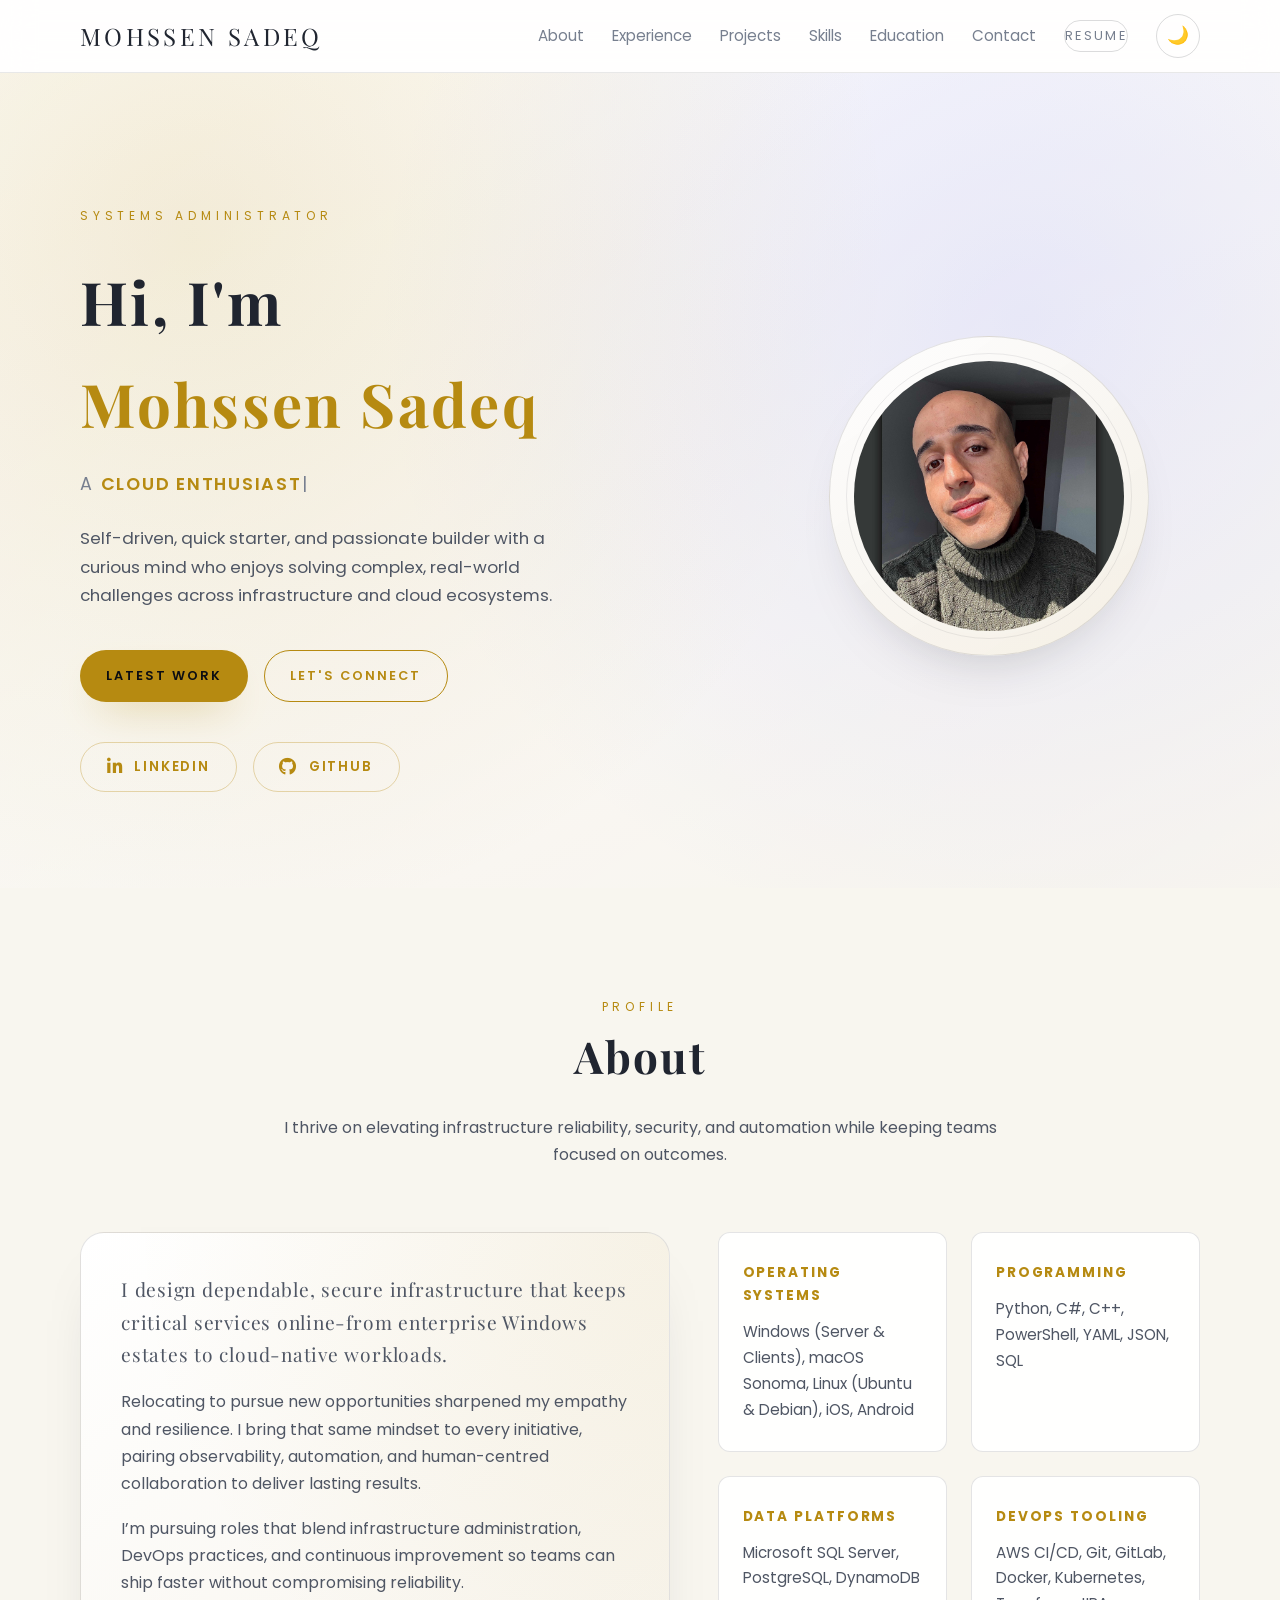
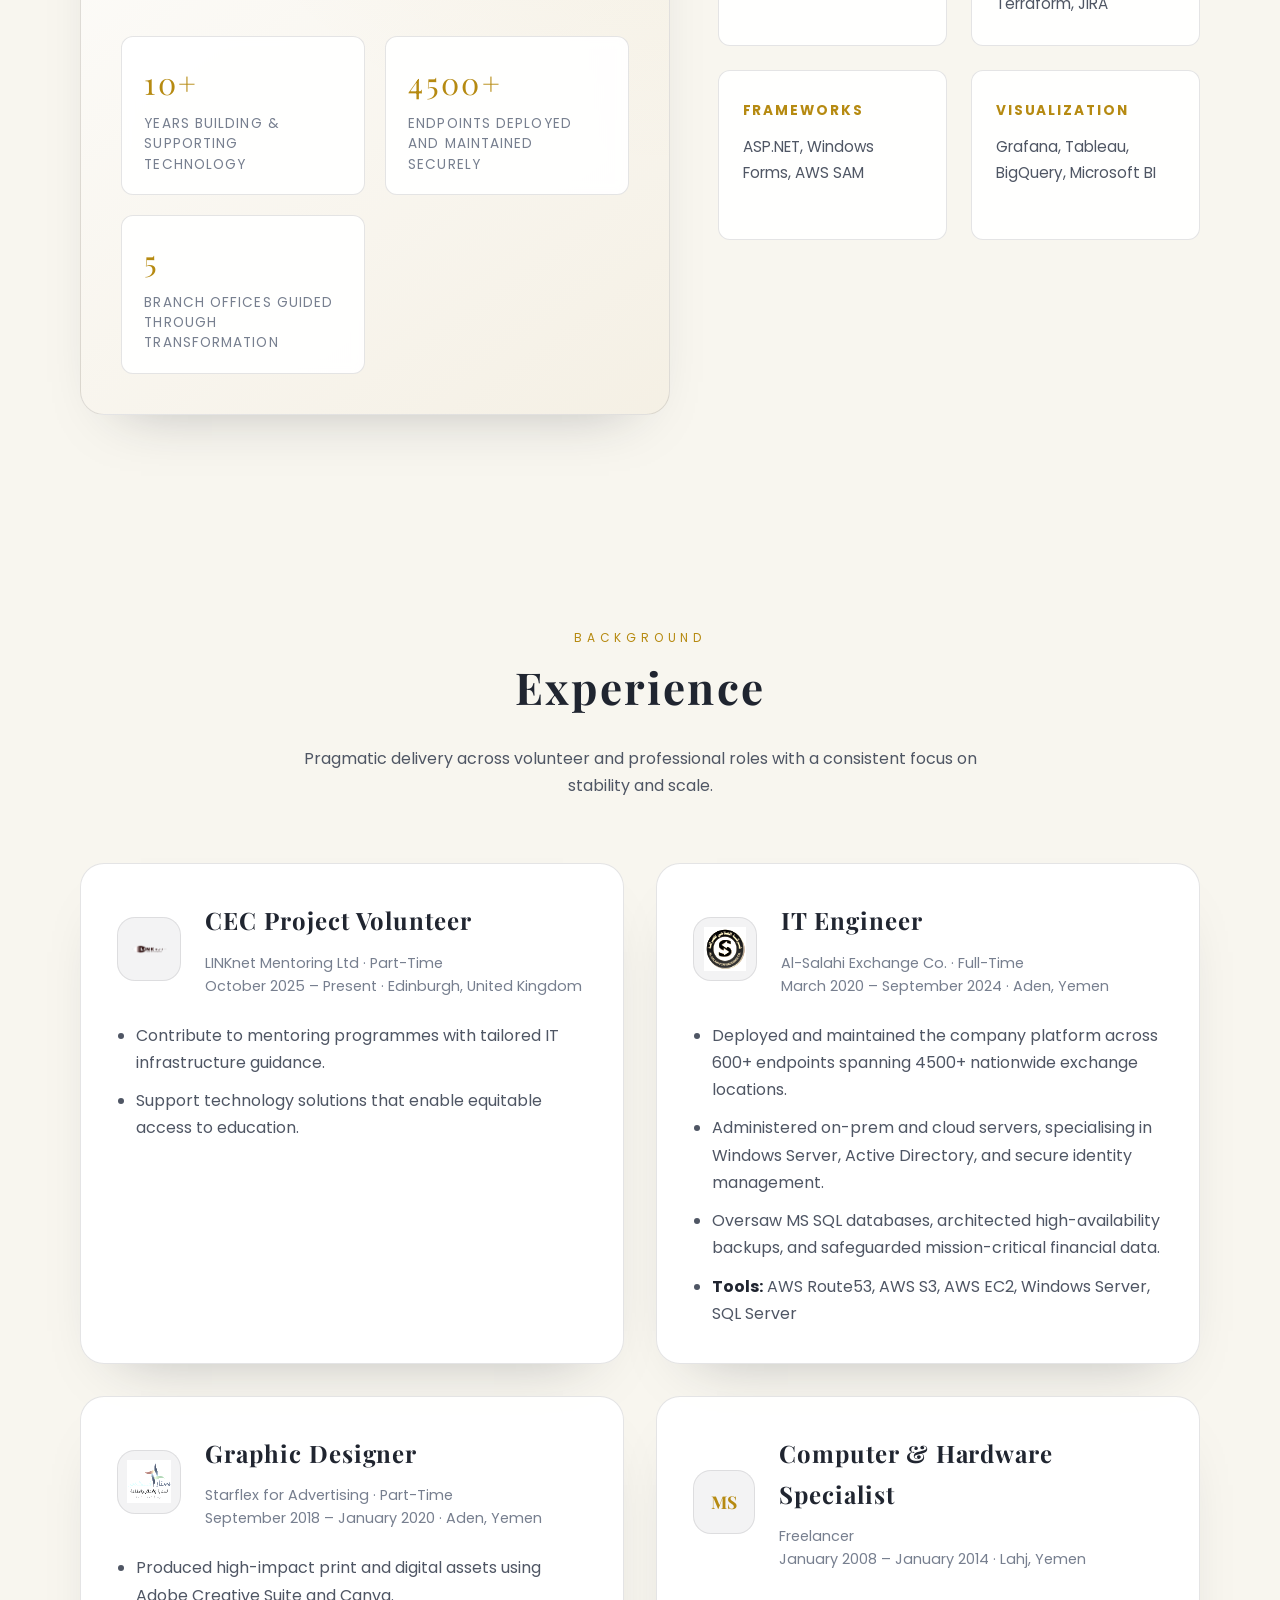
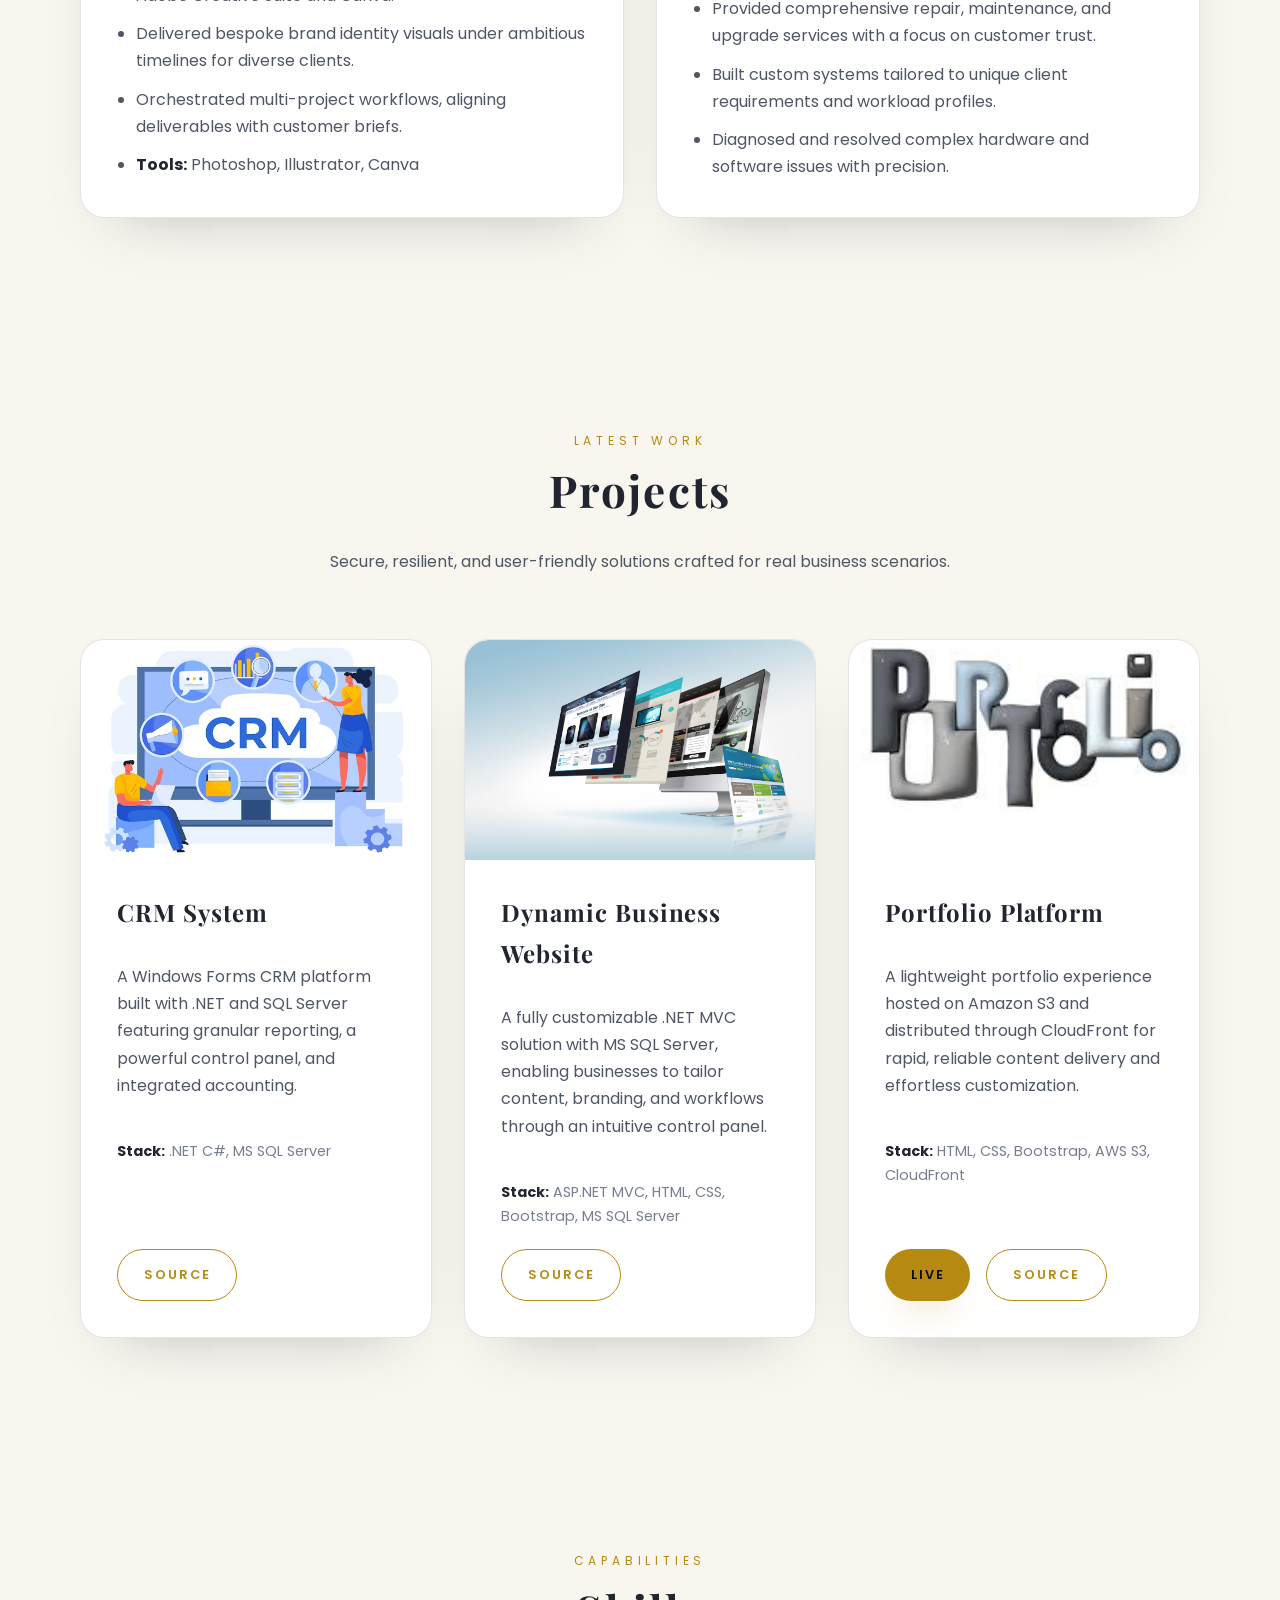
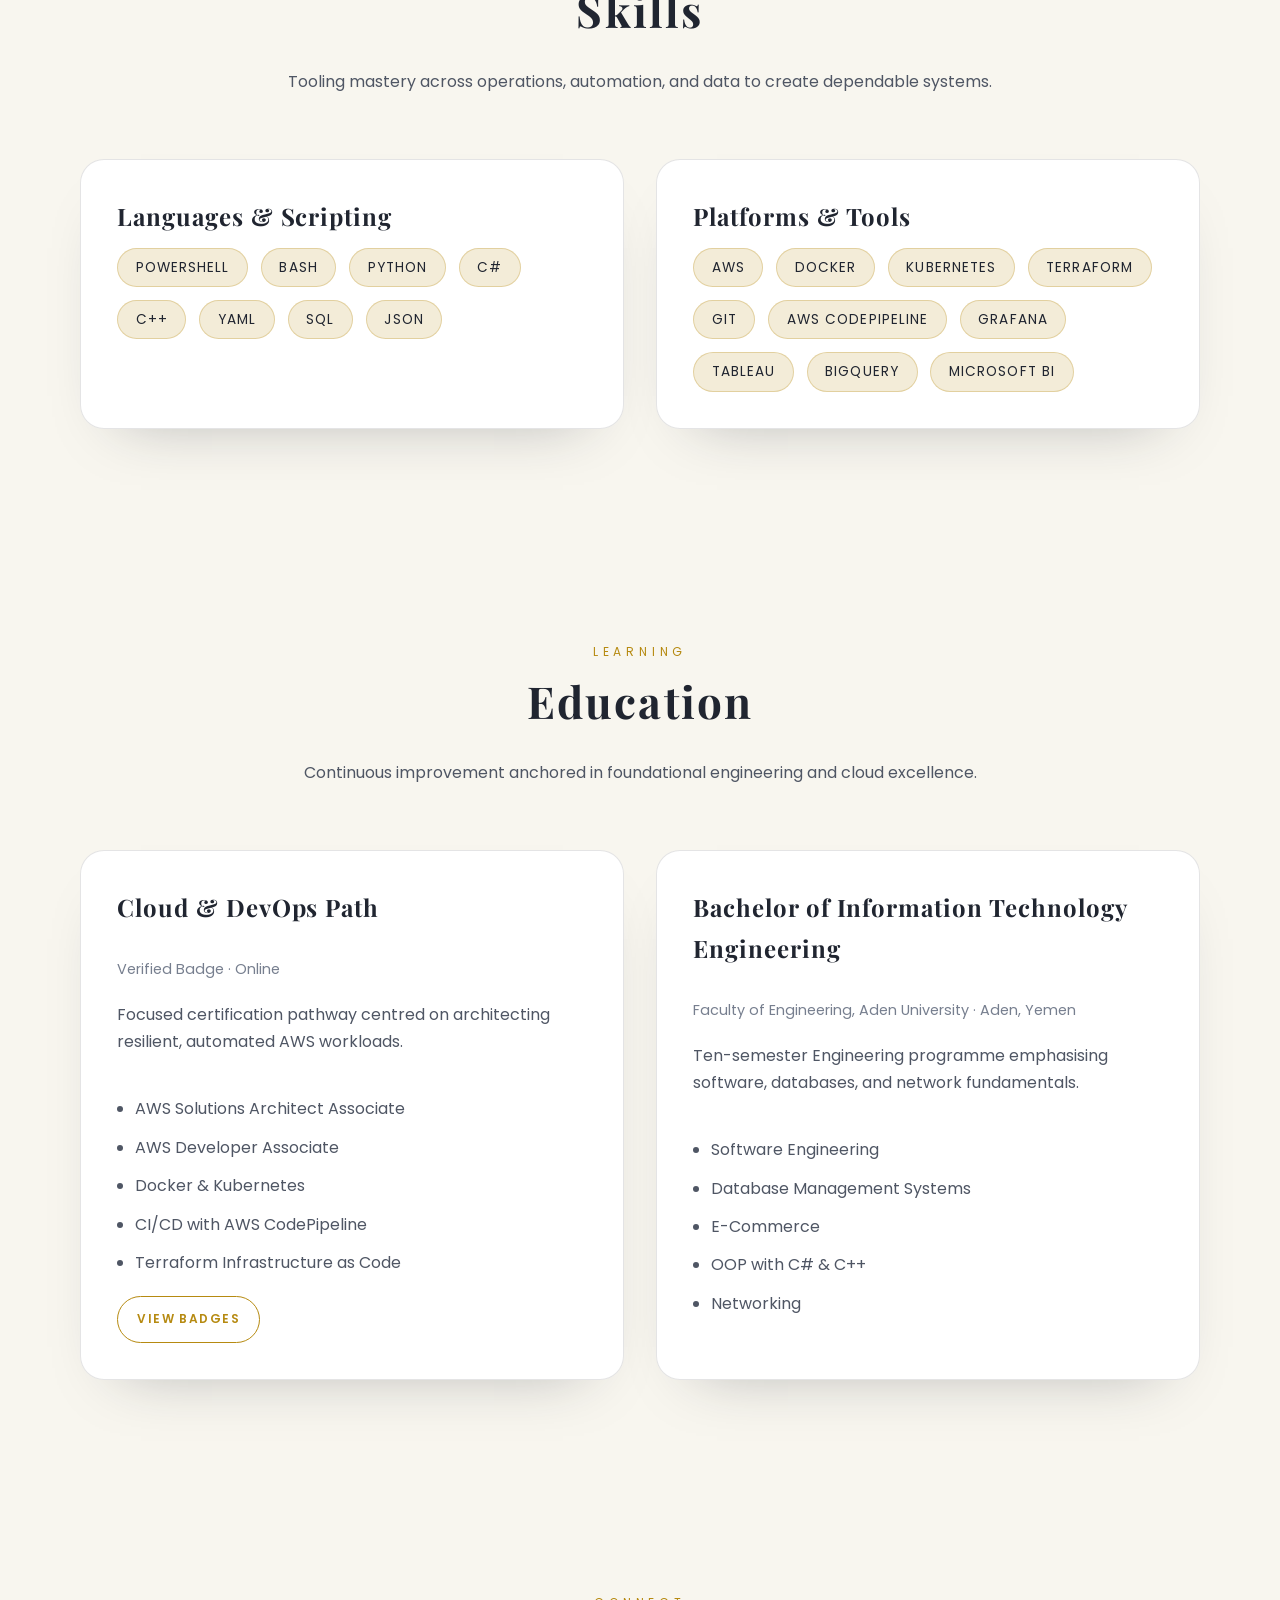
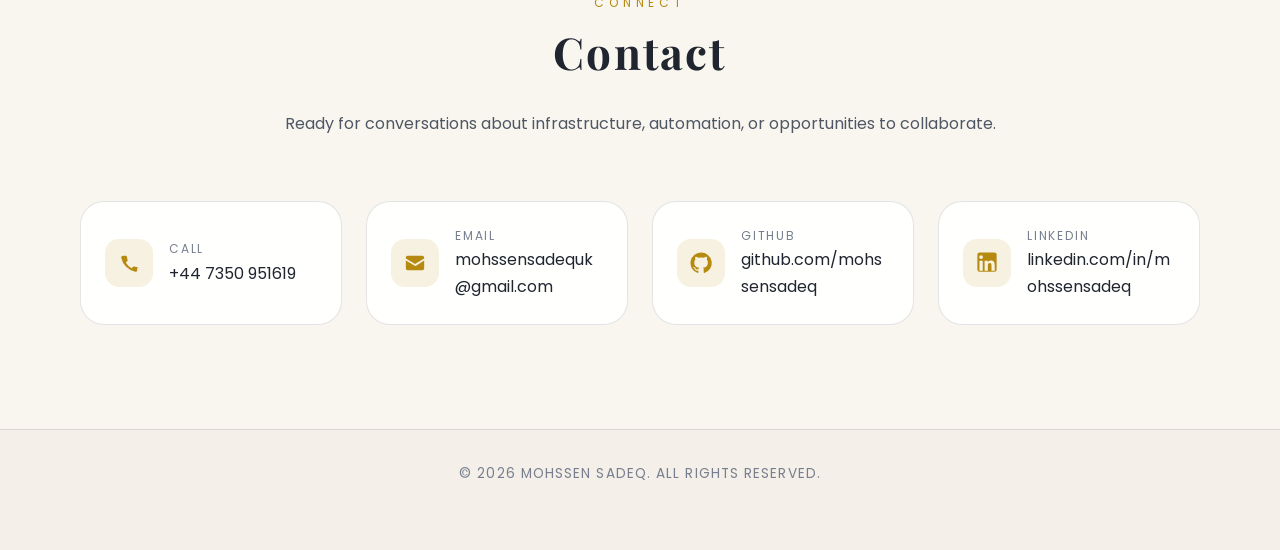
<file: index.html>
<!DOCTYPE html>
<html lang="en">
<head>
  <!-- Google tag (gtag.js) -->
  <script async src="https://www.googletagmanager.com/gtag/js?id=G-KB3WX4JSKZ"></script>
  <script>
    window.dataLayer = window.dataLayer || [];
    function gtag(){dataLayer.push(arguments);}
    gtag('js', new Date());
    gtag('config', 'G-KB3WX4JSKZ');
  </script>

  <meta charset="utf-8" />
  <meta name="viewport" content="width=device-width, initial-scale=1" />
  <meta http-equiv="X-UA-Compatible" content="IE=edge" />
  <meta name="author" content="Mohssen Sadeq" />
  <meta name="description" content="Systems Administrator with a passion for backend development and artificial intelligence." />
  <meta name="robots" content="noindex, nofollow" />

  <title>Mohssen Sadeq | Systems Administrator</title>
  <link rel="icon" type="image/x-icon" href="assets/img/favicon.ico" />

  <!-- Open Graph -->
  <meta property="og:locale" content="en_US" />
  <meta property="og:type" content="website" />
  <meta property="og:title" content="Mohssen Sadeq | Systems Administrator" />
  <meta property="og:description" content="Systems Administrator" />
  <meta property="og:url" content="https://mohssensadeq.github.io/myPortfolio//" />
  <meta property="og:site_name" content="Mohssen Sadeq | Systems Administrator" />
  <meta property="article:publisher" content="https://mohssensadeq.github.io/myPortfolio//" />
  <meta property="og:image" content="https://mohssensadeq.github.io/myPortfolio//examples/preview.png" />

  <!-- Twitter -->
  <meta name="twitter:card" content="summary" />
  <meta name="twitter:site" content="@Like_A_Bird" />
  <meta name="twitter:title" content="Coder | Technofreak | Explorer | Minimalist | Humane" />
  <meta name="twitter:description" content="Systems Administrator" />
  <meta name="twitter:url" content="https://twitter.com/Like_A_Bird" />

  <!-- Icons -->
  <link rel="apple-touch-icon" sizes="57x57" href="./assets/img/favicon/apple-icon-57x57.png" />
  <link rel="apple-touch-icon" sizes="60x60" href="./assets/img/favicon/apple-icon-60x60.png" />
  <link rel="apple-touch-icon" sizes="72x72" href="./assets/img/favicon/apple-icon-72x72.png" />
  <link rel="apple-touch-icon" sizes="76x76" href="./assets/img/favicon/apple-icon-76x76.png" />
  <link rel="apple-touch-icon" sizes="114x114" href="./assets/img/favicon/apple-icon-114x114.png" />
  <link rel="apple-touch-icon" sizes="120x120" href="./assets/img/favicon/apple-icon-120x120.png" />
  <link rel="apple-touch-icon" sizes="144x144" href="./assets/img/favicon/apple-icon-144x144.png" />
  <link rel="apple-touch-icon" sizes="152x152" href="./assets/img/favicon/apple-icon-152x152.png" />
  <link rel="apple-touch-icon" sizes="180x180" href="./assets/img/favicon/apple-icon-180x180.png" />
  <link rel="icon" type="image/png" sizes="192x192" href="./assets/img/favicon/android-icon-192x192.png" />
  <link rel="icon" type="image/png" sizes="32x32" href="./assets/img/favicon/favicon-32x32.png" />
  <link rel="icon" type="image/png" sizes="96x96" href="./assets/img/favicon/favicon-96x96.png" />
  <link rel="icon" type="image/png" sizes="16x16" href="./assets/img/favicon/favicon-16x16.png" />
  <link rel="manifest" href="./assets/img/favicon/manifest.json" />
  <meta name="msapplication-TileColor" content="#ffffff" />
  <meta name="msapplication-TileImage" content="./assets/img/favicon/ms-icon-144x144.png" />
  <meta name="theme-color" content="#0b0d12" />

  <link rel="preconnect" href="https://fonts.googleapis.com" />
  <link rel="preconnect" href="https://fonts.gstatic.com" crossorigin />
  <link href="https://fonts.googleapis.com/css2?family=Playfair+Display:wght@500;600;700&family=Poppins:wght@300;400;500;600;700&display=swap" rel="stylesheet" />
  <link rel="stylesheet" href="https://cdnjs.cloudflare.com/ajax/libs/font-awesome/6.5.2/css/all.min.css" integrity="sha512-Mf1hF5mEG1ykzeqQ5rc+FmuKCUGb7hFZ2lv4nPBOmG9wDC7m0QA0xmpFNOiyj9Y40zYzAtdZB2Czj3z8QxX4w==" crossorigin="anonymous" referrerpolicy="no-referrer" />
  <link rel="stylesheet" href="./assets/css/style.css" />
</head>

<body>
  <nav class="site-nav" id="siteNav">
    <div class="container nav-container">
      <a class="brand" href="#intro" aria-label="Navigate to the beginning of the page">Mohssen Sadeq</a>
      <button class="nav-toggle" aria-label="Toggle navigation" aria-expanded="false">
        <span></span>
      </button>
      <div class="nav-links" role="menu">
        <a href="#about" role="menuitem">About</a>
        <a href="#experience" role="menuitem">Experience</a>
        <a href="#projects" role="menuitem">Projects</a>
        <a href="#skills" role="menuitem">Skills</a>
        <a href="#education" role="menuitem">Education</a>
        <a href="#contact" role="menuitem">Contact</a>
        <a href="https://docs.google.com/document/d/1Nko093RzFxTldnqz5g11Xy5-d_zY22Q_Z0ZEInDbyww/edit?usp=sharing" class="nav-resume" target="_blank" rel="noopener">Resume</a>
        <button type="button" class="nav-theme-toggle" role="menuitem" aria-label="Switch to light mode">
          <span class="theme-icon" aria-hidden="true">🌙</span>
          <span class="theme-label">Dark</span>
        </button>
      </div>
    </div>
  </nav>

  <header id="intro" class="hero">
    <div class="hero-backdrop" aria-hidden="true"></div>
    <div class="container hero-grid">
      <div class="hero-copy">
        <p class="eyebrow">Systems Administrator</p>
        <h1>Hi, I'm <span>Mohssen Sadeq</span></h1>
        <p class="hero-subtitle">A <span class="typing"></span></p>
        <p class="hero-text">Self-driven, quick starter, and passionate builder with a curious mind who enjoys solving complex, real-world challenges across infrastructure and cloud ecosystems.</p>
        <div class="hero-actions">
          <a href="#projects" class="btn primary">Latest Work</a>
          <a href="#contact" class="btn ghost">Let's Connect</a>
        </div>
        <div class="social-links">
          <a href="https://linkedin.com/in/mohssensadeq" class="social-button" target="_blank" rel="noopener" aria-label="LinkedIn">
            <i class="fa-brands fa-linkedin-in" aria-hidden="true"></i>
            <span>LinkedIn</span>
          </a>
          <a href="https://github.com/mohssensadeq" class="social-button" target="_blank" rel="noopener" aria-label="GitHub">
            <i class="fa-brands fa-github" aria-hidden="true"></i>
            <span>GitHub</span>
          </a>
        </div>
      </div>
      <div class="hero-portrait">
        <div class="portrait-frame">
          <img src="./assets/img/Profilepic.png" alt="Portrait of Mohssen Sadeq" />
        </div>
      </div>
    </div>
  </header>

  <main>
    <section id="about" class="section about">
      <div class="container">
        <div class="section-heading">
          <p class="eyebrow">Profile</p>
          <h2>About</h2>
          <p>I thrive on elevating infrastructure reliability, security, and automation while keeping teams focused on outcomes.</p>
        </div>
        <div class="about-layout">
          <div class="about-summary">
            <p class="about-intro">I design dependable, secure infrastructure that keeps critical services online-from enterprise Windows estates to cloud-native workloads.</p>
            <p>Relocating to pursue new opportunities sharpened my empathy and resilience. I bring that same mindset to every initiative, pairing observability, automation, and human-centred collaboration to deliver lasting results.</p>
            <p>I’m pursuing roles that blend infrastructure administration, DevOps practices, and continuous improvement so teams can ship faster without compromising reliability.</p>
            <div class="about-highlights">
              <div class="highlight">
                <span class="highlight-value">10+</span>
                <span class="highlight-label">Years building &amp; supporting technology</span>
              </div>
              <div class="highlight">
                <span class="highlight-value">4500+</span>
                <span class="highlight-label">Endpoints deployed and maintained securely</span>
              </div>
              <div class="highlight">
                <span class="highlight-value">5</span>
                <span class="highlight-label">Branch offices guided through transformation</span>
              </div>
            </div>
          </div>
          <div class="about-details">
            <div class="detail-item">
              <h3>Operating Systems</h3>
              <p>Windows (Server &amp; Clients), macOS Sonoma, Linux (Ubuntu &amp; Debian), iOS, Android</p>
            </div>
            <div class="detail-item">
              <h3>Programming</h3>
              <p>Python, C#, C++, PowerShell, YAML, JSON, SQL</p>
            </div>
            <div class="detail-item">
              <h3>Data Platforms</h3>
              <p>Microsoft SQL Server, PostgreSQL, DynamoDB</p>
            </div>
            <div class="detail-item">
              <h3>DevOps Tooling</h3>
              <p>AWS CI/CD, Git, GitLab, Docker, Kubernetes, Terraform, JIRA</p>
            </div>
            <div class="detail-item">
              <h3>Frameworks</h3>
              <p>ASP.NET, Windows Forms, AWS SAM</p>
            </div>
            <div class="detail-item">
              <h3>Visualization</h3>
              <p>Grafana, Tableau, BigQuery, Microsoft BI</p>
            </div>
          </div>
        </div>
      </div>
    </section>

    <section id="experience" class="section experience">
      <div class="container">
        <div class="section-heading">
          <p class="eyebrow">Background</p>
          <h2>Experience</h2>
          <p>Pragmatic delivery across volunteer and professional roles with a consistent focus on stability and scale.</p>
        </div>
        <div class="cards-grid">
          <article class="card experience-card">
            <header class="card-header">
              <div class="card-logo">
                <img src="./assets/img/LINKnet Logo Without Background.avif" alt="LINKnet Mentoring Ltd logo" />
              </div>
              <div>
                <h3>CEC Project Volunteer</h3>
                <p class="card-meta">LINKnet Mentoring Ltd · Part-Time<br />October 2025 – Present · Edinburgh, United Kingdom</p>
              </div>
            </header>
            <ul class="card-list">
              <li>Contribute to mentoring programmes with tailored IT infrastructure guidance.</li>
              <li>Support technology solutions that enable equitable access to education.</li>
            </ul>
          </article>

          <article class="card experience-card">
            <header class="card-header">
              <div class="card-logo">
                <img src="./assets/img/exp-alsalhiexco.webp" alt="Al-Salahi Exchange Co. logo" />
              </div>
              <div>
                <h3>IT Engineer</h3>
                <p class="card-meta">Al-Salahi Exchange Co. · Full-Time<br />March 2020 – September 2024 · Aden, Yemen</p>
              </div>
            </header>
            <ul class="card-list">
              <li>Deployed and maintained the company platform across 600+ endpoints spanning 4500+ nationwide exchange locations.</li>
              <li>Administered on-prem and cloud servers, specialising in Windows Server, Active Directory, and secure identity management.</li>
              <li>Oversaw MS SQL databases, architected high-availability backups, and safeguarded mission-critical financial data.</li>
              <li><strong>Tools:</strong> AWS Route53, AWS S3, AWS EC2, Windows Server, SQL Server</li>
            </ul>
          </article>

          <article class="card experience-card">
            <header class="card-header">
              <div class="card-logo">
                <img src="./assets/img/starflex.png" alt="Starflex for Advertising logo" />
              </div>
              <div>
                <h3>Graphic Designer</h3>
                <p class="card-meta">Starflex for Advertising · Part-Time<br />September 2018 – January 2020 · Aden, Yemen</p>
              </div>
            </header>
            <ul class="card-list">
              <li>Produced high-impact print and digital assets using Adobe Creative Suite and Canva.</li>
              <li>Delivered bespoke brand identity visuals under ambitious timelines for diverse clients.</li>
              <li>Orchestrated multi-project workflows, aligning deliverables with customer briefs.</li>
              <li><strong>Tools:</strong> Photoshop, Illustrator, Canva</li>
            </ul>
          </article>

          <article class="card experience-card">
            <header class="card-header">
              <div class="card-logo placeholder" aria-hidden="true">MS</div>
              <div>
                <h3>Computer &amp; Hardware Specialist</h3>
                <p class="card-meta">Freelancer<br />January 2008 – January 2014 · Lahj, Yemen</p>
              </div>
            </header>
            <ul class="card-list">
              <li>Provided comprehensive repair, maintenance, and upgrade services with a focus on customer trust.</li>
              <li>Built custom systems tailored to unique client requirements and workload profiles.</li>
              <li>Diagnosed and resolved complex hardware and software issues with precision.</li>
            </ul>
          </article>
        </div>
      </div>
    </section>

    <section id="projects" class="section projects">
      <div class="container">
        <div class="section-heading">
          <p class="eyebrow">Latest Work</p>
          <h2>Projects</h2>
          <p>Secure, resilient, and user-friendly solutions crafted for real business scenarios.</p>
        </div>
        <div class="cards-grid">
          <article class="card project-card">
            <div class="card-image">
              <img src="./assets/img/CRM.avif" alt="Screenshot of CRM system" />
            </div>
            <div class="card-body">
              <h3>CRM System</h3>
              <p>A Windows Forms CRM platform built with .NET and SQL Server featuring granular reporting, a powerful control panel, and integrated accounting.</p>
              <div class="project-meta"><strong>Stack:</strong> .NET C#, MS SQL Server</div>
              <div class="project-actions">
                <a href="https://github.com/MohssenSadeq/simpleCRM" class="btn ghost" target="_blank" rel="noopener">Source</a>
              </div>
            </div>
          </article>

          <article class="card project-card">
            <div class="card-image">
              <img src="./assets/img/Dynamic.jpeg" alt="Dynamic website project screenshot" />
            </div>
            <div class="card-body">
              <h3>Dynamic Business Website</h3>
              <p>A fully customizable .NET MVC solution with MS SQL Server, enabling businesses to tailor content, branding, and workflows through an intuitive control panel.</p>
              <div class="project-meta"><strong>Stack:</strong> ASP.NET MVC, HTML, CSS, Bootstrap, MS SQL Server</div>
              <div class="project-actions">
                <a href="https://github.com/MohssenSadeq/DynamicWebSite" class="btn ghost" target="_blank" rel="noopener">Source</a>
              </div>
            </div>
          </article>

          <article class="card project-card">
            <div class="card-image">
              <img src="./assets/img/portfolio.jpeg" alt="Portfolio website preview" />
            </div>
            <div class="card-body">
              <h3>Portfolio Platform</h3>
              <p>A lightweight portfolio experience hosted on Amazon S3 and distributed through CloudFront for rapid, reliable content delivery and effortless customization.</p>
              <div class="project-meta"><strong>Stack:</strong> HTML, CSS, Bootstrap, AWS S3, CloudFront</div>
              <div class="project-actions">
                <a href="https://mohssensadeq.github.io/myPortfolio/" class="btn primary" target="_blank" rel="noopener">Live</a>
                <a href="https://mohssensadeq.github.io/myPortfolio/" class="btn ghost" target="_blank" rel="noopener">Source</a>
              </div>
            </div>
          </article>
        </div>
      </div>
    </section>

    <section id="skills" class="section skills">
      <div class="container">
        <div class="section-heading">
          <p class="eyebrow">Capabilities</p>
          <h2>Skills</h2>
          <p>Tooling mastery across operations, automation, and data to create dependable systems.</p>
        </div>
        <div class="skills-grid">
          <div class="card skill-card">
            <h3>Languages &amp; Scripting</h3>
            <div class="skill-tags">
              <span class="skill-tag">PowerShell</span>
              <span class="skill-tag">Bash</span>
              <span class="skill-tag">Python</span>
              <span class="skill-tag">C#</span>
              <span class="skill-tag">C++</span>
              <span class="skill-tag">YAML</span>
              <span class="skill-tag">SQL</span>
              <span class="skill-tag">JSON</span>
            </div>
          </div>
          <div class="card skill-card">
            <h3>Platforms &amp; Tools</h3>
            <div class="skill-tags">
              <span class="skill-tag">AWS</span>
              <span class="skill-tag">Docker</span>
              <span class="skill-tag">Kubernetes</span>
              <span class="skill-tag">Terraform</span>
              <span class="skill-tag">Git</span>
              <span class="skill-tag">AWS CodePipeline</span>
              <span class="skill-tag">Grafana</span>
              <span class="skill-tag">Tableau</span>
              <span class="skill-tag">BigQuery</span>
              <span class="skill-tag">Microsoft BI</span>
            </div>
          </div>
        </div>
      </div>
    </section>

    <section id="education" class="section education">
      <div class="container">
        <div class="section-heading">
          <p class="eyebrow">Learning</p>
          <h2>Education</h2>
          <p>Continuous improvement anchored in foundational engineering and cloud excellence.</p>
        </div>
        <div class="cards-grid">
          <article class="card education-card">
            <h3>Cloud &amp; DevOps Path</h3>
            <p class="card-meta">Verified Badge · Online</p>
            <p>Focused certification pathway centred on architecting resilient, automated AWS workloads.</p>
            <ul class="card-list">
              <li>AWS Solutions Architect Associate</li>
              <li>AWS Developer Associate</li>
              <li>Docker &amp; Kubernetes</li>
              <li>CI/CD with AWS CodePipeline</li>
              <li>Terraform Infrastructure as Code</li>
            </ul>
            <a class="btn ghost small" href="https://www.credly.com/users/mohssen-khader-khader-sadeq/badges#credly" target="_blank" rel="noopener">View Badges</a>
          </article>

          <article class="card education-card">
            <h3>Bachelor of Information Technology Engineering</h3>
            <p class="card-meta">Faculty of Engineering, Aden University · Aden, Yemen</p>
            <p>Ten-semester Engineering programme emphasising software, databases, and network fundamentals.</p>
            <ul class="card-list">
              <li>Software Engineering</li>
              <li>Database Management Systems</li>
              <li>E-Commerce</li>
              <li>OOP with C# &amp; C++</li>
              <li>Networking</li>
            </ul>
          </article>
        </div>
      </div>
    </section>

    <section id="contact" class="section contact">
      <div class="container">
        <div class="section-heading">
          <p class="eyebrow">Connect</p>
          <h2>Contact</h2>
          <p>Ready for conversations about infrastructure, automation, or opportunities to collaborate.</p>
        </div>
        <div class="contact-grid">
          <a class="contact-card" href="tel:+447350951619">
            <div class="contact-icon" aria-hidden="true">
              <svg viewBox="0 0 24 24" class="icon">
                <path d="M21 16.5v3a2 2 0 0 1-2.18 2A19.86 19.86 0 0 1 3.5 6.18 2 2 0 0 1 5.5 4h3a1 1 0 0 1 1 .76l1 4a1 1 0 0 1-.29.95l-1.7 1.7a16 16 0 0 0 6.3 6.3l1.7-1.7a1 1 0 0 1 .95-.29l4 1a1 1 0 0 1 .76 1z"/>
              </svg>
            </div>
            <div>
              <span class="label">Call</span>
              <span class="value">+44 7350 951619</span>
            </div>
          </a>
          <a class="contact-card" href="mailto:mohssensadequk@gmail.com" target="_blank" rel="noopener">
            <div class="contact-icon" aria-hidden="true">
              <svg viewBox="0 0 24 24" class="icon">
                <path d="M4 4h16a2 2 0 0 1 2 2v1.2l-10 6-10-6V6a2 2 0 0 1 2-2zm18 5.14V18a2 2 0 0 1-2 2H4a2 2 0 0 1-2-2V9.14l9.4 5.64a2 2 0 0 0 2.2 0z"/>
              </svg>
            </div>
            <div>
              <span class="label">Email</span>
              <span class="value">mohssensadequk@gmail.com</span>
            </div>
          </a>
          <a class="contact-card" href="https://github.com/mohssensadeq" target="_blank" rel="noopener">
            <div class="contact-icon" aria-hidden="true">
              <svg viewBox="0 0 24 24" class="icon">
                <path d="M12 .5a11.5 11.5 0 0 0-3.64 22.41c.58.11.79-.25.79-.56v-2c-3.22.7-3.9-1.55-3.9-1.55a3.07 3.07 0 0 0-1.28-1.7c-1.06-.72.08-.7.08-.7a2.44 2.44 0 0 1 1.78 1.2 2.48 2.48 0 0 0 3.38 1 2.47 2.47 0 0 1 .74-1.55c-2.57-.3-5.27-1.29-5.27-5.73a4.5 4.5 0 0 1 1.2-3.12 4.16 4.16 0 0 1 .11-3.07s.97-.31 3.18 1.2a10.94 10.94 0 0 1 5.8 0c2.2-1.51 3.17-1.2 3.17-1.2a4.16 4.16 0 0 1 .12 3.07 4.5 4.5 0 0 1 1.2 3.12c0 4.46-2.71 5.42-5.29 5.71a2.77 2.77 0 0 1 .79 2.15v3.19c0 .31.21.68.8.56A11.5 11.5 0 0 0 12 .5z"/>
              </svg>
            </div>
            <div>
              <span class="label">GitHub</span>
              <span class="value">github.com/mohssensadeq</span>
            </div>
          </a>
          <a class="contact-card" href="https://linkedin.com/in/mohssensadeq" target="_blank" rel="noopener">
            <div class="contact-icon" aria-hidden="true">
              <svg viewBox="0 0 24 24" class="icon">
                <path d="M20.45 20.45h-3.55V14.9c0-1.32-.02-3.01-1.84-3.01-1.84 0-2.12 1.43-2.12 2.91v5.65H9.39V9.5h3.4v1.49h.05c.47-.89 1.62-1.83 3.33-1.83 3.56 0 4.22 2.34 4.22 5.38zm-14.9-12.9a2.06 2.06 0 1 1 2.06-2.06 2.06 2.06 0 0 1-2.06 2.06zm1.78 12.9H3.77V9.5h3.56zm15.17-16.95A2.5 2.5 0 0 0 20 .5H4a2.5 2.5 0 0 0-2.5 2.5v16A2.5 2.5 0 0 0 4 21.5h16a2.5 2.5 0 0 0 2.5-2.5V3A2.5 2.5 0 0 0 22.5 1.5z"/>
              </svg>
            </div>
            <div>
              <span class="label">LinkedIn</span>
              <span class="value">linkedin.com/in/mohssensadeq</span>
            </div>
          </a>
        </div>
      </div>
    </section>
  </main>

  <footer class="site-footer">
    <div class="container">
      <p>© <span id="year">2024</span> Mohssen Sadeq. All rights reserved.</p>
    </div>
  </footer>

  <script src="assets/vendor/typed.js/typed.min.js"></script>
  <script>
    document.addEventListener('DOMContentLoaded', function () {
      var typed = new Typed('.typing', {
        strings: ['Cloud Enthusiast', 'Systems Administrator', 'Fast Learner'],
        loop: true,
        typeSpeed: 80,
        backSpeed: 40,
        backDelay: 1800
      });

      var navToggle = document.querySelector('.nav-toggle');
      var navLinks = document.querySelector('.nav-links');
      var themeToggle = document.querySelector('.nav-theme-toggle');
      var themeIcon = themeToggle ? themeToggle.querySelector('.theme-icon') : null;
      var themeLabel = themeToggle ? themeToggle.querySelector('.theme-label') : null;
      var themeStorageKey = 'portfolio-theme';
      var storedTheme = null;

      try {
        storedTheme = localStorage.getItem(themeStorageKey);
      } catch (error) {
        storedTheme = null;
      }

      var systemPrefersDark = typeof window.matchMedia === 'function' ? window.matchMedia('(prefers-color-scheme: dark)') : null;
      var initialTheme = storedTheme || (systemPrefersDark && systemPrefersDark.matches ? 'dark' : 'light');
      setTheme(initialTheme, false);

      if (themeToggle) {
        themeToggle.addEventListener('click', function () {
          var nextTheme = document.body.getAttribute('data-theme') === 'light' ? 'dark' : 'light';
          setTheme(nextTheme);
          if (typeof recalcNavHeight === 'function') {
            recalcNavHeight();
          }
          if (typeof updateActiveLinkByScroll === 'function') {
            updateActiveLinkByScroll();
          }
        });
      }

      var handleSystemThemeChange = function (event) {
        var savedTheme = null;
        try {
          savedTheme = localStorage.getItem(themeStorageKey);
        } catch (error) {
          savedTheme = null;
        }
        if (savedTheme) {
          return;
        }
        setTheme(event.matches ? 'dark' : 'light', false);
        if (typeof recalcNavHeight === 'function') {
          recalcNavHeight();
        }
        if (typeof updateActiveLinkByScroll === 'function') {
          updateActiveLinkByScroll();
        }
      };

      if (systemPrefersDark && typeof systemPrefersDark.addEventListener === 'function') {
        systemPrefersDark.addEventListener('change', handleSystemThemeChange);
      } else if (systemPrefersDark && typeof systemPrefersDark.addListener === 'function') {
        systemPrefersDark.addListener(handleSystemThemeChange);
      }

      if (navToggle && navLinks) {
        navToggle.addEventListener('click', function () {
          var expanded = navToggle.getAttribute('aria-expanded') === 'true';
          navToggle.setAttribute('aria-expanded', (!expanded).toString());
          navLinks.classList.toggle('is-open');
        });

        navLinks.addEventListener('click', function (event) {
          if (event.target.tagName === 'A') {
            if (navLinks.classList.contains('is-open')) {
              navLinks.classList.remove('is-open');
              navToggle.setAttribute('aria-expanded', 'false');
            }

            if (event.target.getAttribute('href') && event.target.getAttribute('href').startsWith('#')) {
              setActiveLink(event.target.getAttribute('href'));
            }
          }
        });
      }

      function setActiveLink(href) {
        if (!navLinks) {
          return;
        }
        var navAnchors = navLinks.querySelectorAll('a[href^="#"]');
        navAnchors.forEach(function (anchor) {
          anchor.classList.toggle('is-active', anchor.getAttribute('href') === href);
        });
      }

      function setTheme(theme, persist) {
        var normalized = theme === 'light' ? 'light' : 'dark';
        if (normalized === 'light') {
          document.body.setAttribute('data-theme', 'light');
        } else {
          document.body.removeAttribute('data-theme');
        }
        if (persist !== false) {
          try {
            localStorage.setItem(themeStorageKey, normalized);
          } catch (error) {
            // Ignore storage issues
          }
        }
        updateThemeToggle(normalized);
      }

      function updateThemeToggle(theme) {
        if (!themeToggle) {
          return;
        }
        var isLight = theme === 'light';
        if (themeIcon) {
          themeIcon.textContent = isLight ? '🌙' : '🌞';
        }
        if (themeLabel) {
          themeLabel.textContent = isLight ? 'Dark' : 'Light';
        }
        themeToggle.setAttribute('aria-label', isLight ? 'Switch to dark mode' : 'Switch to light mode');
      }

      var navAnchors = navLinks ? Array.from(navLinks.querySelectorAll('a[href^="#"]')) : [];
      var sectionTargets = navAnchors
        .map(function (anchor) {
          var target = document.querySelector(anchor.getAttribute('href'));
          return target || null;
        })
        .filter(Boolean);

      var siteNav = document.getElementById('siteNav');
      var navHeight = siteNav ? siteNav.offsetHeight : 0;

      function recalcNavHeight() {
        navHeight = siteNav ? siteNav.offsetHeight : 0;
      }

      function updateActiveLinkByScroll() {
        if (!sectionTargets.length) {
          return;
        }
        var offsetLine = navHeight + 32;
        var activeSection = null;

        for (var i = 0; i < sectionTargets.length; i++) {
          var rect = sectionTargets[i].getBoundingClientRect();
          if (rect.top <= offsetLine && rect.bottom >= offsetLine) {
            activeSection = sectionTargets[i];
            break;
          }
        }

        if (!activeSection) {
          var thresholdTop = sectionTargets[0].offsetTop - (navHeight + 60);
          if (window.scrollY < thresholdTop) {
            setActiveLink(null);
            return;
          }

          for (var j = sectionTargets.length - 1; j >= 0; j--) {
            if (sectionTargets[j].offsetTop <= window.scrollY + offsetLine) {
              activeSection = sectionTargets[j];
              break;
            }
          }
        }

        if (activeSection) {
          setActiveLink('#' + activeSection.id);
        }
      }

      function updateNavMetrics() {
        recalcNavHeight();
        updateActiveLinkByScroll();
      }

      if (sectionTargets.length) {
        updateNavMetrics();
        window.addEventListener('scroll', updateActiveLinkByScroll, { passive: true });
        window.addEventListener('resize', updateNavMetrics);
        window.addEventListener('orientationchange', updateNavMetrics);
      }

      if (window.location.hash) {
        setActiveLink(window.location.hash);
      }

      window.setTimeout(updateNavMetrics, 0);
      window.addEventListener('load', updateNavMetrics);

      var yearSpan = document.getElementById('year');
      if (yearSpan) {
        yearSpan.textContent = new Date().getFullYear();
      }
    });
  </script>
</body>
</html>
</file>
<file: assets/css/style.css>
:root {
  --bg-primary: #0b0d12;
  --bg-elevated: rgba(18, 20, 29, 0.85);
  --bg-overlay: rgba(16, 19, 27, 0.6);
  --text-primary: #f5f3ea;
  --text-secondary: #cbc7bc;
  --text-muted: #9f9b90;
  --accent: #d4af37;
  --accent-soft: rgba(212, 175, 55, 0.18);
  --accent-strong: rgba(212, 175, 55, 0.4);
  --border-soft: rgba(212, 175, 55, 0.18);
  --max-width: 1120px;
  --radius-lg: 24px;
  --radius-sm: 12px;
  --shadow-soft: 0 24px 60px -30px rgba(0, 0, 0, 0.75);
  --transition: all 0.3s ease;
}

* {
  box-sizing: border-box;
}

html {
  scroll-behavior: smooth;
}

body {
  margin: 0;
  background: var(--bg-primary);
  color: var(--text-primary);
  font-family: "Poppins", sans-serif;
  line-height: 1.7;
}

a {
  color: inherit;
  text-decoration: none;
}

a:focus-visible {
  outline: 2px solid var(--accent);
  outline-offset: 4px;
}

img {
  max-width: 100%;
  display: block;
}

section {
  padding: 6.5rem 0;
  scroll-margin-top: 120px;
}

.container {
  width: min(90%, var(--max-width));
  margin: 0 auto;
}

p {
  margin: 0 0 1.25rem;
  color: var(--text-secondary);
}

strong {
  color: var(--text-primary);
}

/* Navigation */

.site-nav {
  position: sticky;
  top: 0;
  z-index: 1000;
  backdrop-filter: blur(16px);
  background: rgba(11, 13, 18, 0.85);
  border-bottom: 1px solid rgba(212, 175, 55, 0.08);
  transition: background 0.4s ease;
}

.nav-container {
  display: flex;
  align-items: center;
  justify-content: space-between;
  gap: 1.5rem;
  min-height: 72px;
  position: relative;
}

.brand {
  font-family: "Playfair Display", serif;
  font-size: 1.5rem;
  letter-spacing: 0.14em;
  color: var(--text-primary);
  text-transform: uppercase;
}

.nav-links {
  display: flex;
  align-items: center;
  gap: 1.75rem;
  font-size: 0.95rem;
}

.nav-links a {
  position: relative;
  padding: 0.25rem 0;
  color: var(--text-muted);
  transition: var(--transition);
}

.nav-links a::after {
  content: "";
  position: absolute;
  left: 0;
  bottom: -0.2rem;
  width: 0;
  height: 1px;
  background: var(--accent);
  transition: width 0.3s ease;
}

.nav-links a:hover,
.nav-links a:focus {
  color: var(--text-primary);
}

.nav-links a:hover::after,
.nav-links a:focus::after {
  width: 100%;
}

.nav-links a.is-active {
  color: var(--text-primary);
}

.nav-links a.is-active::after {
  width: 100%;
}

.nav-resume {
  padding: 0.55rem 1.1rem;
  border: 1px solid rgba(212, 175, 55, 0.28);
  border-radius: 999px;
  color: var(--text-secondary);
  text-transform: uppercase;
  font-size: 0.8rem;
  letter-spacing: 0.18em;
  transition: var(--transition);
}

.nav-resume:hover {
  background: var(--accent);
  color: #0b0d12;
  border-color: var(--accent);
}

.nav-theme-toggle {
  width: 44px;
  height: 44px;
  border-radius: 999px;
  border: 1px solid rgba(212, 175, 55, 0.28);
  background: transparent;
  color: var(--accent);
  display: inline-flex;
  align-items: center;
  justify-content: center;
  gap: 0.65rem;
  font-size: 1.1rem;
  cursor: pointer;
  transition: var(--transition);
  padding: 0;
}

.nav-theme-toggle .theme-icon {
  line-height: 1;
}

.nav-theme-toggle .theme-label {
  display: none;
  font-size: 0.75rem;
  text-transform: uppercase;
  letter-spacing: 0.12em;
}

.nav-theme-toggle:hover,
.nav-theme-toggle:focus-visible {
  background: var(--accent);
  color: #0b0d12;
  border-color: var(--accent);
}

.nav-toggle {
  display: none;
  width: 40px;
  height: 26px;
  border: none;
  background: none;
  position: relative;
  cursor: pointer;
  align-items: center;
  justify-content: center;
}

.nav-toggle span,
.nav-toggle::before,
.nav-toggle::after {
  content: "";
  position: absolute;
  left: 0;
  width: 100%;
  height: 2px;
  background: var(--text-primary);
  transition: transform 0.3s ease, opacity 0.3s ease;
}

.nav-toggle span {
  top: 50%;
  transform: translateY(-50%);
}

.nav-toggle::before {
  top: 0;
}

.nav-toggle::after {
  bottom: 0;
}

.nav-toggle[aria-expanded="true"]::before {
  transform: translateY(12px) rotate(45deg);
}

.nav-toggle[aria-expanded="true"]::after {
  transform: translateY(-12px) rotate(-45deg);
}

.nav-toggle[aria-expanded="true"] span {
  opacity: 0;
}

/* Hero */

.hero {
  position: relative;
  overflow: hidden;
  padding: 8rem 0 6rem;
}

.hero::before {
  content: "";
  position: absolute;
  inset: 0;
  background: radial-gradient(circle at 15% 20%, rgba(212, 175, 55, 0.18), transparent 55%),
    radial-gradient(circle at 80% 30%, rgba(157, 101, 255, 0.1), transparent 50%),
    linear-gradient(160deg, rgba(11, 13, 18, 0.9), rgba(12, 14, 22, 0.8));
  z-index: 0;
}

.hero::after {
  content: "";
  position: absolute;
  inset: 0;
  background: linear-gradient(145deg, rgba(212, 175, 55, 0.08), rgba(16, 19, 27, 0.5));
  mix-blend-mode: screen;
  opacity: 0.5;
  z-index: 0;
}

.hero-grid {
  position: relative;
  z-index: 1;
  display: grid;
  gap: 4rem;
  align-items: center;
  grid-template-columns: minmax(0, 1.2fr) minmax(0, 0.8fr);
}

.hero-copy h1 {
  font-family: "Playfair Display", serif;
  font-size: clamp(2.8rem, 5vw, 3.75rem);
  margin: 0 0 1rem;
  letter-spacing: 0.04em;
}

.hero-copy h1 span {
  color: var(--accent);
  white-space: nowrap;
}

.eyebrow {
  letter-spacing: 0.4em;
  text-transform: uppercase;
  font-size: 0.75rem;
  color: var(--accent);
  margin-bottom: 1.5rem;
  display: inline-block;
}

.hero-subtitle {
  font-size: 1.1rem;
  letter-spacing: 0.1em;
  text-transform: uppercase;
  margin-bottom: 1.5rem;
  color: var(--text-muted);
}

.typing {
  color: var(--accent);
  font-weight: 600;
}

.hero-text {
  font-size: 1.05rem;
  max-width: 520px;
  color: var(--text-secondary);
}

.hero-actions {
  display: flex;
  flex-wrap: wrap;
  gap: 1rem;
  margin-top: 2.5rem;
}

.btn {
  display: inline-flex;
  align-items: center;
  justify-content: center;
  gap: 0.5rem;
  padding: 0.9rem 1.6rem;
  border-radius: 999px;
  font-weight: 600;
  text-transform: uppercase;
  letter-spacing: 0.16em;
  font-size: 0.8rem;
  transition: var(--transition);
}

.btn.primary {
  background: var(--accent);
  color: #0b0d12;
  box-shadow: 0 18px 40px -22px var(--accent);
}

.btn.primary:hover {
  transform: translateY(-2px);
  box-shadow: 0 12px 30px -16px var(--accent);
}

.btn.ghost {
  border: 1px solid var(--accent);
  color: var(--accent);
  background: transparent;
}

.btn.ghost:hover {
  background: var(--accent);
  color: #0b0d12;
}

.btn.small {
  padding: 0.75rem 1.2rem;
  font-size: 0.75rem;
  letter-spacing: 0.12em;
}

.social-links {
  display: flex;
  flex-wrap: wrap;
  gap: 1rem;
  margin-top: 2.5rem;
}

.social-button {
  display: inline-flex;
  align-items: center;
  gap: 0.65rem;
  padding: 0.75rem 1.6rem;
  border-radius: 999px;
  border: 1px solid var(--accent-strong);
  color: var(--accent);
  font-size: 0.85rem;
  letter-spacing: 0.14em;
  text-transform: uppercase;
  font-weight: 600;
  transition: var(--transition);
}

.social-button i {
  font-size: 1.1rem;
}

.social-button span {
  color: inherit;
}

.social-button:hover {
  transform: translateY(-3px);
  background: var(--accent);
  color: #0b0d12;
  box-shadow: 0 10px 35px -20px var(--accent);
}

.hero-portrait {
  display: flex;
  justify-content: center;
}

.portrait-frame {
  position: relative;
  width: min(320px, 70vw);
  aspect-ratio: 1;
  border-radius: 50%;
  padding: 1.25rem;
  background: linear-gradient(145deg, rgba(212, 175, 55, 0.16), rgba(12, 14, 24, 0.9));
  border: 1px solid var(--border-soft);
  box-shadow: var(--shadow-soft);
  overflow: hidden;
  transition: transform 0.6s ease, box-shadow 0.6s ease;
}

.portrait-frame::after {
  content: "";
  position: absolute;
  inset: 1rem;
  border-radius: 50%;
  border: 1px solid rgba(255, 255, 255, 0.08);
}

.portrait-frame img {
  width: 100%;
  height: 100%;
  object-fit: cover;
  border-radius: 50%;
  position: relative;
  z-index: 1;
  border: 4px solid rgba(255, 255, 255, 0.04);
  transition: transform 0.6s ease, filter 0.6s ease;
}

.portrait-frame:hover {
  transform: translateY(-6px) scale(1.04);
  box-shadow: 0 28px 70px -32px rgba(212, 175, 55, 0.3);
}

.portrait-frame:hover img {
  transform: scale(1.08);
  filter: saturate(1.1);
}

/* Section headings */

.section-heading {
  text-align: center;
  max-width: 720px;
  margin: 0 auto 4rem;
}

.section-heading h2 {
  font-family: "Playfair Display", serif;
  font-size: clamp(2rem, 4vw, 2.75rem);
  margin: 0 0 1.25rem;
  letter-spacing: 0.05em;
}

.section-heading p {
  margin: 0;
}

/* About */

.about-layout {
  display: grid;
  gap: 3rem;
  grid-template-columns: minmax(0, 1.1fr) minmax(0, 0.9fr);
  align-items: start;
}

.about-summary {
  padding: 2.5rem;
  border-radius: var(--radius-lg);
  border: 1px solid var(--border-soft);
  background: linear-gradient(145deg, rgba(212, 175, 55, 0.08), rgba(15, 17, 25, 0.92));
  box-shadow: var(--shadow-soft);
  position: relative;
  overflow: hidden;
}

.about-summary::after {
  content: "";
  position: absolute;
  inset: 0;
  background: radial-gradient(circle at top right, rgba(212, 175, 55, 0.22), transparent 55%);
  opacity: 0.6;
  pointer-events: none;
}

.about-summary > * {
  position: relative;
  z-index: 1;
}

.about-intro {
  font-size: 1.2rem;
  color: var(--text-primary);
  font-family: "Playfair Display", serif;
  letter-spacing: 0.04em;
}

.about-summary p {
  margin: 0;
  color: var(--text-secondary);
}

.about-summary p + p {
  margin-top: 1.1rem;
}

.about-highlights {
  display: grid;
  grid-template-columns: repeat(auto-fit, minmax(160px, 1fr));
  gap: 1.25rem;
  margin-top: 2.5rem;
}

.highlight {
  padding: 1.2rem 1.4rem;
  border-radius: var(--radius-sm);
  border: 1px solid rgba(212, 175, 55, 0.26);
  background: rgba(13, 15, 21, 0.82);
  backdrop-filter: blur(6px);
  display: flex;
  flex-direction: column;
  gap: 0.35rem;
  transition: var(--transition);
}

.highlight:hover {
  transform: translateY(-6px);
  border-color: var(--accent);
  box-shadow: 0 20px 40px -35px var(--accent);
}

.highlight-value {
  font-family: "Playfair Display", serif;
  font-size: 1.9rem;
  letter-spacing: 0.08em;
  color: var(--accent);
}

.highlight-label {
  font-size: 0.85rem;
  letter-spacing: 0.08em;
  text-transform: uppercase;
  color: var(--text-muted);
  line-height: 1.5;
}

.about-details {
  display: grid;
  gap: 1.5rem;
  grid-template-columns: repeat(auto-fit, minmax(220px, 1fr));
}

.detail-item {
  background: rgba(17, 20, 28, 0.7);
  border: 1px solid var(--border-soft);
  border-radius: var(--radius-sm);
  padding: 1.75rem 1.5rem;
  transition: var(--transition);
  min-height: 170px;
}

.detail-item h3 {
  margin: 0 0 0.75rem;
  font-size: 0.85rem;
  text-transform: uppercase;
  letter-spacing: 0.14em;
  color: var(--accent);
  font-family: "Poppins", sans-serif;
}

.detail-item p {
  margin: 0;
  font-size: 0.95rem;
  color: var(--text-secondary);
}

.detail-item:hover {
  border-color: var(--accent-strong);
  transform: translateY(-4px);
}

/* Cards */

.cards-grid {
  display: grid;
  gap: 2rem;
  grid-template-columns: repeat(auto-fit, minmax(280px, 1fr));
}

#experience .cards-grid {
  grid-template-columns: repeat(auto-fit, minmax(420px, 1fr));
}

.card {
  position: relative;
  background: rgba(17, 20, 28, 0.82);
  border-radius: var(--radius-lg);
  border: 1px solid var(--border-soft);
  box-shadow: var(--shadow-soft);
  padding: 2.25rem;
  transition: var(--transition);
  overflow: hidden;
}

.card::before {
  content: "";
  position: absolute;
  inset: 0;
  background: linear-gradient(160deg, rgba(212, 175, 55, 0.06), transparent 60%);
  opacity: 0;
  transition: opacity 0.3s ease;
}

.card:hover {
  transform: translateY(-8px);
  border-color: var(--accent-strong);
}

.card:hover::before {
  opacity: 1;
}

.card > * {
  position: relative;
  z-index: 1;
}

.card-header {
  display: flex;
  align-items: center;
  gap: 1.5rem;
  margin-bottom: 1.5rem;
}

.card-logo {
  width: 64px;
  height: 64px;
  border-radius: 18px;
  background: rgba(255, 255, 255, 0.04);
  display: grid;
  place-items: center;
  border: 1px solid rgba(255, 255, 255, 0.08);
}

.card-logo img {
  width: 70%;
  height: 70%;
  object-fit: contain;
  filter: saturate(0.2) brightness(1.4);
}

.card-logo.placeholder {
  font-weight: 700;
  color: var(--accent);
  font-family: "Playfair Display", serif;
  font-size: 1.1rem;
}

.card h3 {
  font-family: "Playfair Display", serif;
  font-size: 1.5rem;
  margin: 0 0 0.65rem;
  letter-spacing: 0.04em;
}

.card-meta {
  font-size: 0.9rem;
  color: var(--text-muted);
  line-height: 1.6;
  margin: 0;
}

.card-list {
  margin: 0;
  padding-left: 1.2rem;
  color: var(--text-secondary);
}

.card-list li {
  margin-bottom: 0.7rem;
}

.card-list li:last-child {
  margin-bottom: 0;
}

.card-body {
  padding-top: 0.75rem;
}

.project-card {
  padding: 0;
  display: flex;
  flex-direction: column;
}

.project-card .card-image {
  position: relative;
  overflow: hidden;
  border-top-left-radius: var(--radius-lg);
  border-top-right-radius: var(--radius-lg);
}

.project-card .card-image img {
  width: 100%;
  height: 220px;
  object-fit: cover;
  transition: transform 0.4s ease;
}

.project-card .card-body {
  padding: 2rem 2.25rem 2.25rem;
  flex: 1;
  display: flex;
  flex-direction: column;
  gap: 1.25rem;
}

.project-card:hover .card-image img {
  transform: scale(1.05);
}

.project-meta {
  color: var(--text-muted);
  font-size: 0.9rem;
}

.project-actions {
  display: flex;
  gap: 1rem;
  flex-wrap: wrap;
  margin-top: auto;
}

/* Skills */

.skills-grid {
  display: grid;
  gap: 2rem;
  grid-template-columns: repeat(auto-fit, minmax(280px, 1fr));
}

.skill-card {
  padding: 2.25rem;
}

.skill-tags {
  display: flex;
  flex-wrap: wrap;
  gap: 0.8rem;
}

.skill-tag {
  padding: 0.45rem 1.1rem;
  border-radius: 999px;
  border: 1px solid var(--border-soft);
  background: rgba(212, 175, 55, 0.08);
  color: var(--text-primary);
  font-size: 0.85rem;
  letter-spacing: 0.08em;
  text-transform: uppercase;
}

/* Education */

.education-card {
  display: flex;
  flex-direction: column;
  gap: 1.25rem;
}

.education-card .card-list {
  padding-left: 1.1rem;
}

.education-card .btn {
  align-self: flex-start;
  margin-top: auto;
}

/* Contact */

.contact-grid {
  display: grid;
  gap: 1.5rem;
  grid-template-columns: repeat(auto-fit, minmax(240px, 1fr));
}

.contact-card {
  display: flex;
  gap: 1rem;
  align-items: center;
  padding: 1.5rem;
  border-radius: var(--radius-lg);
  border: 1px solid var(--border-soft);
  background: rgba(17, 20, 28, 0.7);
  transition: var(--transition);
  color: var(--text-secondary);
}

.contact-card > div:last-child {
  flex: 1;
}

.contact-card:hover {
  border-color: var(--accent-strong);
  transform: translateY(-4px);
  color: var(--text-primary);
}

.contact-icon {
  width: 48px;
  height: 48px;
  border-radius: 14px;
  background: rgba(212, 175, 55, 0.12);
  display: grid;
  place-items: center;
  color: var(--accent);
  font-size: 1.1rem;
  transition: var(--transition);
}

.contact-icon .icon {
  width: 22px;
  height: 22px;
  fill: currentColor;
}

.contact-card:hover .contact-icon {
  background: var(--accent);
  color: #0b0d12;
}

.contact-card .label {
  font-size: 0.75rem;
  text-transform: uppercase;
  letter-spacing: 0.15em;
  color: var(--text-muted);
  display: block;
}

.contact-card .value {
  font-size: 1rem;
  color: var(--text-primary);
  word-break: break-word;
}

body[data-theme="light"] {
  --bg-primary: #f8f6ef;
  --text-primary: #202530;
  --text-secondary: #4f5664;
  --text-muted: #777f8f;
  --accent: #b68a11;
  --accent-soft: rgba(182, 138, 17, 0.18);
  --accent-strong: rgba(182, 138, 17, 0.32);
  --border-soft: rgba(32, 35, 45, 0.12);
  --shadow-soft: 0 28px 60px -40px rgba(32, 35, 45, 0.35);
}

body[data-theme="light"] .site-nav {
  background: rgba(255, 255, 255, 0.9);
  border-bottom: 1px solid rgba(32, 35, 45, 0.1);
}

body[data-theme="light"] .brand {
  color: var(--text-primary);
}

body[data-theme="light"] .nav-links a {
  color: var(--text-muted);
}

body[data-theme="light"] .nav-links a:hover,
body[data-theme="light"] .nav-links a:focus,
body[data-theme="light"] .nav-links a.is-active {
  color: var(--text-primary);
}

body[data-theme="light"] .nav-resume {
  color: var(--text-primary);
  border-color: rgba(32, 35, 45, 0.16);
}

body[data-theme="light"] .nav-resume:hover {
  color: #0b0d12;
}

body[data-theme="light"] .nav-theme-toggle {
  border-color: rgba(32, 35, 45, 0.16);
}

body[data-theme="light"] .nav-theme-toggle:hover,
body[data-theme="light"] .nav-theme-toggle:focus-visible {
  color: #0b0d12;
}

body[data-theme="light"] .hero::before {
  background: radial-gradient(circle at 15% 20%, rgba(182, 138, 17, 0.16), transparent 55%),
    radial-gradient(circle at 80% 30%, rgba(120, 130, 255, 0.18), transparent 55%),
    linear-gradient(160deg, rgba(255, 255, 255, 0.96), rgba(244, 240, 232, 0.9));
}

body[data-theme="light"] .hero::after {
  background: linear-gradient(145deg, rgba(182, 138, 17, 0.08), rgba(255, 255, 255, 0.4));
  opacity: 0.7;
}

body[data-theme="light"] .portrait-frame {
  background: linear-gradient(145deg, rgba(255, 255, 255, 0.92), rgba(244, 239, 227, 0.95));
  border: 1px solid rgba(32, 35, 45, 0.12);
}

body[data-theme="light"] .portrait-frame::after {
  border: 1px solid rgba(32, 35, 45, 0.08);
}

body[data-theme="light"] .portrait-frame:hover {
  box-shadow: 0 28px 70px -35px rgba(182, 138, 17, 0.35);
}

body[data-theme="light"] .about-summary {
  background: linear-gradient(145deg, rgba(255, 255, 255, 0.95), rgba(244, 239, 227, 0.95));
  border: 1px solid rgba(32, 35, 45, 0.12);
}

body[data-theme="light"] .about-summary::after {
  background: radial-gradient(circle at top right, rgba(182, 138, 17, 0.12), transparent 55%);
}

body[data-theme="light"] .highlight {
  background: rgba(255, 255, 255, 0.92);
  border: 1px solid rgba(32, 35, 45, 0.12);
}

body[data-theme="light"] .detail-item {
  background: rgba(255, 255, 255, 0.94);
  border: 1px solid rgba(32, 35, 45, 0.12);
}

body[data-theme="light"] .card {
  background: rgba(255, 255, 255, 0.95);
  border: 1px solid rgba(32, 35, 45, 0.12);
}

body[data-theme="light"] .card::before {
  background: linear-gradient(160deg, rgba(182, 138, 17, 0.08), transparent 60%);
}

body[data-theme="light"] .card-logo {
  background: rgba(32, 35, 45, 0.05);
  border: 1px solid rgba(32, 35, 45, 0.1);
}

body[data-theme="light"] #experience .card-action {
  background-color: rgba(0, 0, 0, 0.04);
}

body[data-theme="light"] .skill-tag {
  background: rgba(182, 138, 17, 0.16);
  border: 1px solid rgba(182, 138, 17, 0.28);
  color: var(--text-primary);
}

body[data-theme="light"] .contact-card {
  background: rgba(255, 255, 255, 0.94);
  border: 1px solid rgba(32, 35, 45, 0.12);
  color: var(--text-secondary);
}

body[data-theme="light"] .contact-card:hover {
  color: var(--text-primary);
  border-color: rgba(182, 138, 17, 0.6);
}

body[data-theme="light"] .contact-icon {
  background: rgba(182, 138, 17, 0.12);
  color: var(--accent);
}

body[data-theme="light"] .site-footer {
  background: rgba(244, 240, 232, 0.95);
  border-top: 1px solid rgba(32, 35, 45, 0.12);
}

body[data-theme="light"] .site-footer p {
  color: var(--text-muted);
}

/* Footer */

.site-footer {
  padding: 2rem 0 4rem;
  background: rgba(10, 12, 18, 0.95);
  border-top: 1px solid rgba(212, 175, 55, 0.08);
  text-align: center;
}

.site-footer p {
  margin: 0;
  color: var(--text-muted);
  font-size: 0.85rem;
  letter-spacing: 0.08em;
  text-transform: uppercase;
}

/* Media queries */

@media (max-width: 1024px) {
  .hero-grid {
    grid-template-columns: 1fr;
    text-align: center;
  }

  .hero-text {
    margin: 0 auto;
  }

  .hero-actions {
    justify-content: center;
  }

  .hero-portrait {
    order: -1;
  }

  .portrait-frame {
    margin: 0 auto;
  }
}

@media (max-width: 900px) {
  .about-layout {
    grid-template-columns: 1fr;
  }

  .about-summary {
    padding: 2.1rem;
  }
}

@media (max-width: 768px) {
  section {
    padding: 5.5rem 0;
  }

  .nav-links {
    position: absolute;
    top: calc(100% + 0.75rem);
    right: 5%;
    left: 5%;
    flex-direction: column;
    align-items: flex-start;
    padding: 1.5rem;
    border-radius: 20px;
    background: rgba(13, 15, 22, 0.95);
    border: 1px solid var(--border-soft);
    box-shadow: 0 30px 60px -40px rgba(0, 0, 0, 0.9);
    display: none;
  }

  .nav-links.is-open {
    display: flex;
  }

  body[data-theme="light"] .nav-links {
    background: rgba(255, 255, 255, 0.95);
    border: 1px solid rgba(32, 35, 45, 0.12);
  }

  .nav-links a::after {
    display: none;
  }

  .nav-links a,
  .nav-resume {
    width: 100%;
  }

  .nav-theme-toggle {
    width: 100%;
    justify-content: flex-start;
    padding: 0.75rem 1.25rem;
    height: auto;
    font-size: 1rem;
  }

  .nav-theme-toggle .theme-label {
    display: inline;
  }

  .nav-resume {
    text-align: center;
  }

  .nav-toggle {
    display: inline-flex;
  }
}

@media (max-width: 600px) {
  .hero {
    padding: 6.5rem 0 4rem;
  }

  .hero-copy h1 {
    font-size: clamp(2.4rem, 8vw, 2.8rem);
  }

  .card {
    padding: 2rem;
  }

  .about-summary {
    padding: 1.75rem;
  }

  .about-highlights {
    grid-template-columns: 1fr;
  }

  .highlight {
    padding: 1rem 1.1rem;
  }

  .highlight-value {
    font-size: 1.6rem;
  }

  .card-header {
    align-items: flex-start;
  }

  .card-logo {
    width: 56px;
    height: 56px;
  }

  .project-card .card-body {
    padding: 1.8rem;
  }

  .btn {
    width: 100%;
    justify-content: center;
  }

  .hero-actions {
    flex-direction: column;
    align-items: stretch;
  }

  .social-links {
    justify-content: center;
  }
}
</file>
